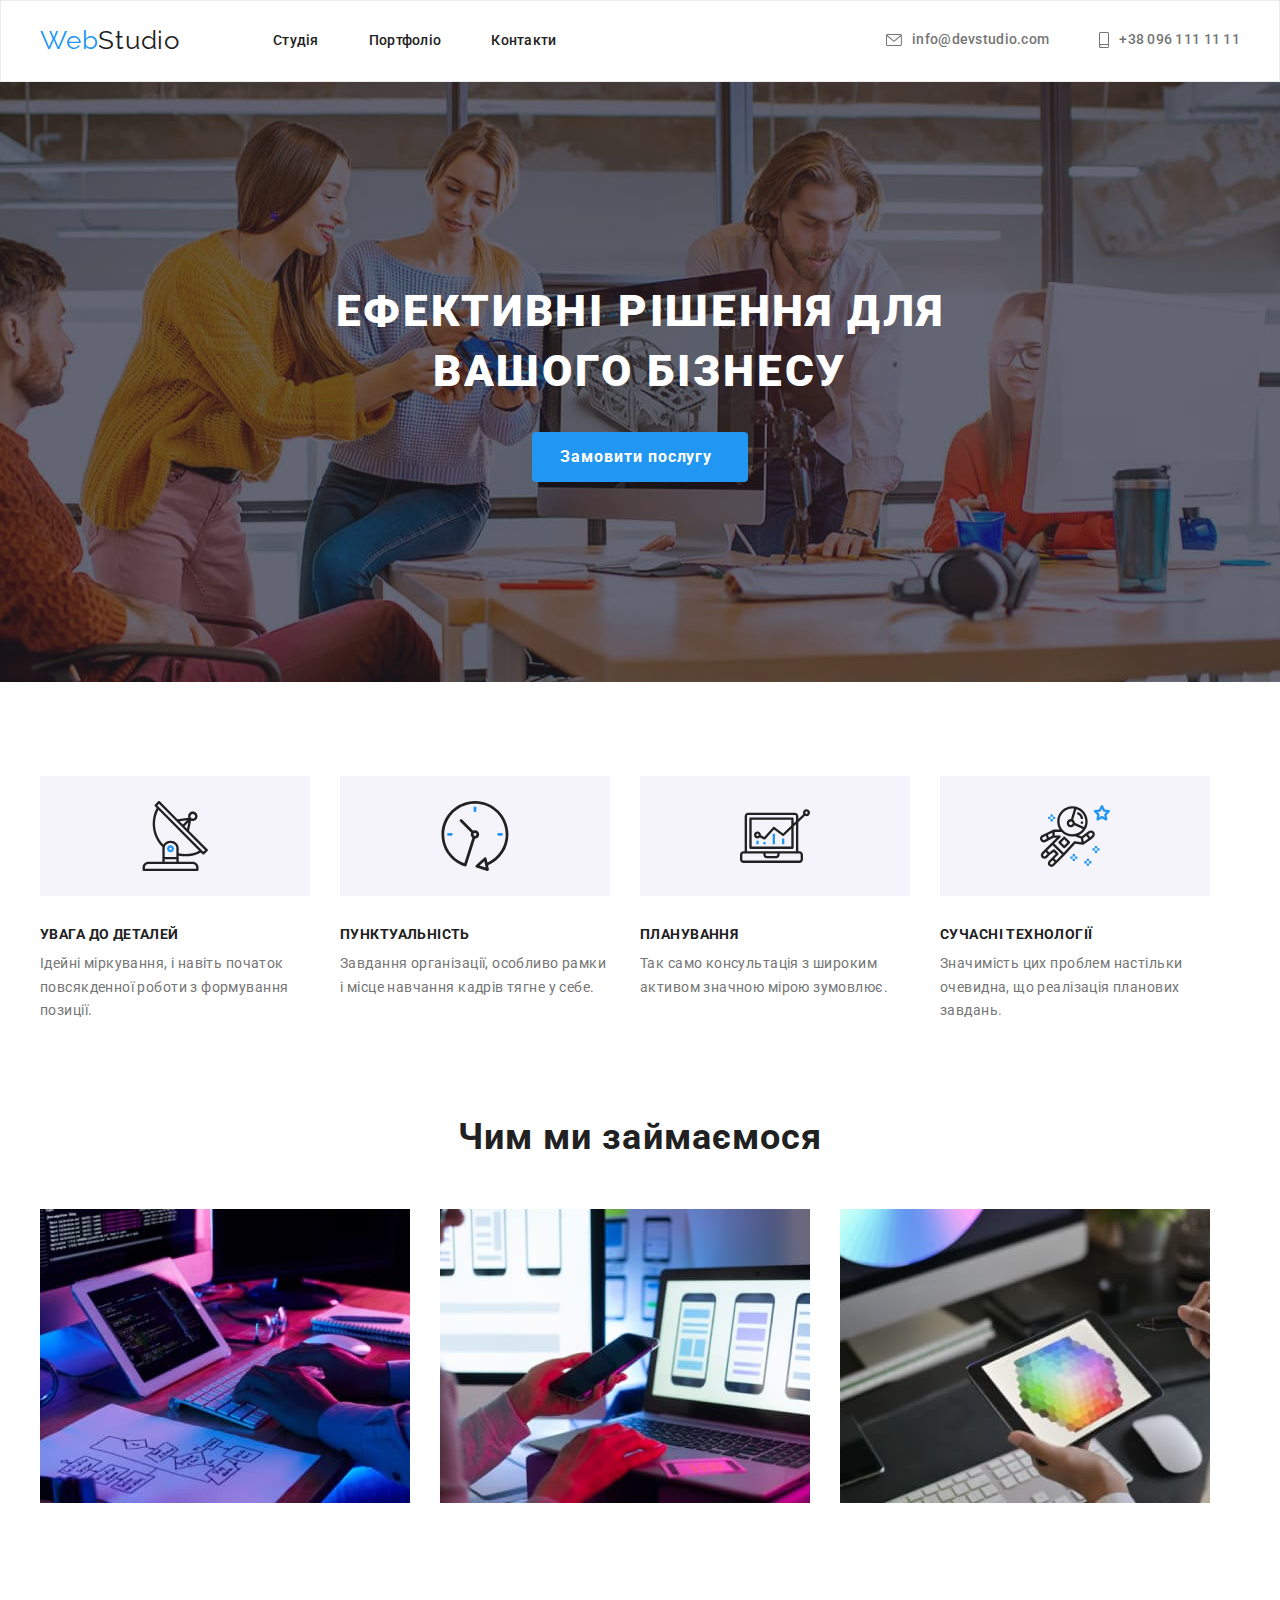
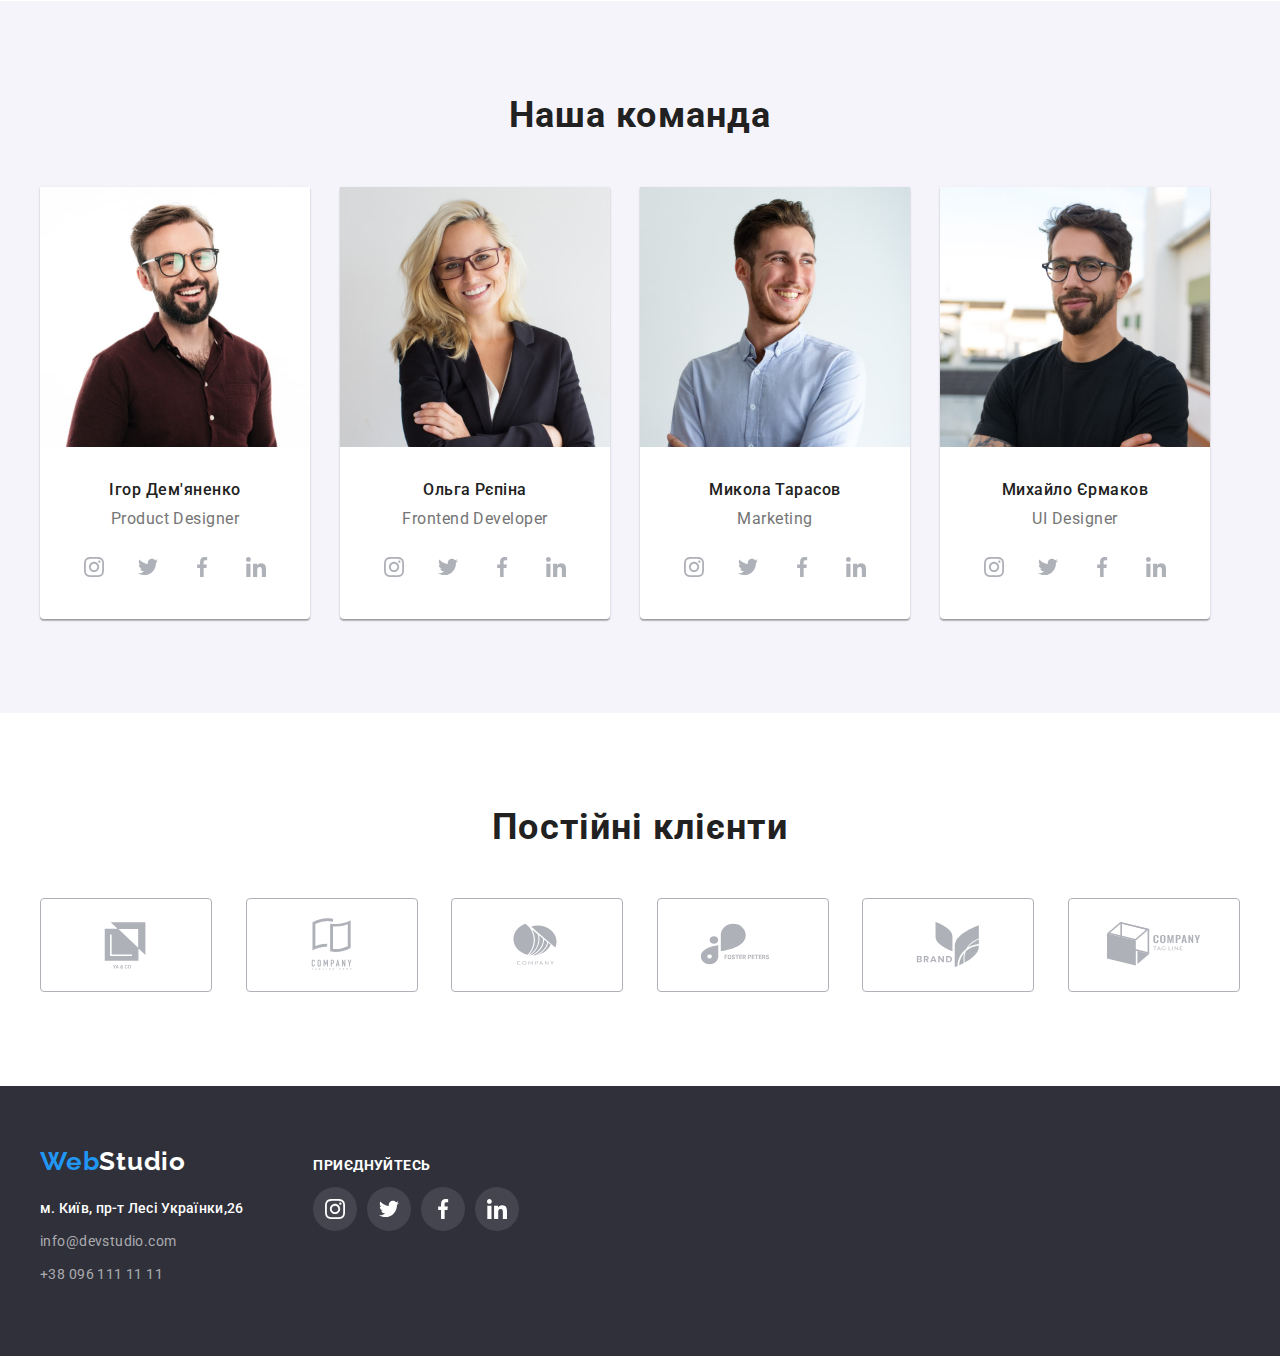
<file: index.html>
<!DOCTYPE html>
<html lang="uk">
<head>
    <meta charset="UTF-8">
    <meta http-equiv="X-UA-Compatible" content="IE=edge">
    <meta name="viewport" content="width=device-width, initial-scale=1.0">
    <title>Головна</title>
    <link rel="preconnect" href="https://fonts.googleapis.com">
    <link rel="preconnect" href="https://fonts.gstatic.com" crossorigin>
    <link href="https://fonts.googleapis.com/css2?family=Raleway:wght@700&family=Roboto:wght@400;500;700;900&display=swap" rel="stylesheet">
    <link rel="stylesheet" href="https://cdnjs.cloudflare.com/ajax/libs/modern-normalize/1.1.0/modern-normalize.min.css"
        integrity="sha512-wpPYUAdjBVSE4KJnH1VR1HeZfpl1ub8YT/NKx4PuQ5NmX2tKuGu6U/JRp5y+Y8XG2tV+wKQpNHVUX03MfMFn9Q=="
        crossorigin="anonymous" referrerpolicy="no-referrer" />
    <link rel="stylesheet" href="./css/styles.css">
    </head>
<body>
     <!-- Верхня лінія -->
    <header class="header">
        <div class="container header-container">
            <a href="./index.html" class="logo"><span class="accent">Web</span>Studio</a>
            <nav class="navigation">
                <ul class="header-nav">
                    <li>
                        <a class="header-nav-link" href="">Студія</a>
                    </li>
                    <li><a class="header-nav-link" class="header-nav-link" href="./portfolio.html">Портфоліо</a></li>
                    <li>
                        <a class="header-nav-link" href="">Контакти</a>
                    </li>
                </ul>
            </nav>
            <ul class="list header-contact-list">
                <li>
                    
                    <a class="header-contact-link" href="mailto:info@devstudio.com">
                        <svg class="contact-icon" width="16" height="12">
                            <use href="./images/symbol-defs.svg#icon-envelope"></use>
                        </svg>info@devstudio.com</a>
                    
                </li>
                <li>
                    <a class="header-contact-link" href="tel:+380961111111"><svg class="contact-icon" width="10" height="16">
                        <use href="./images/symbol-defs.svg#icon-smartphone"></use>
                    </svg>+38 096 111 11 11</a>
                    
                </li>
            </ul>
        </div>
    
    </header>

    <!-- Шапка-->
    <main>
    
            <section class="hero">
                <div class="container">
            <h1 class="hero-text">Ефективні рішення для вашого бізнесу</h1>
            <button class="hero-btn" type="button">Замовити послугу</button>
        </div>
            </section>
    <!--Особливості-->
    <section class="benefits">
        <!-- <h2>Наші переваги</h2> -->
       
    
        <div class="container">
        <ul class="benefits-list">
            <li>
                <div class="advantages-img-container">
                    <svg width="70" height="70">
                        <use href="./images/symbol-defs.svg#icon-antenna"></use>
                    </svg>
                </div>
                <h3 class="benefits-header">УВАГА ДО ДЕТАЛЕЙ</h3>
                <p class="benefits-text">Ідейні міркування, і навіть початок повсякденної роботи з формування позиції.</p>
            </li>
            <li>
                <div class="advantages-img-container">
                    <svg width="70" height="70">
                        <use href="./images/symbol-defs.svg#icon-clock"></use>
                    </svg>
                </div>
                <h3 class="benefits-header">ПУНКТУАЛЬНІСТЬ</h3>
                <p class="benefits-text">Завдання організації, особливо рамки і місце навчання кадрів тягне у себе.</p>
            </li>
            <li>
                <div class="advantages-img-container">
                    <svg width="70" height="70">
                        <use href="./images/symbol-defs.svg#icon-diagram"></use>
                    </svg>
                </div>
                <h3 class="benefits-header">ПЛАНУВАННЯ</h3>
                <p class="benefits-text">Так само консультація з широким активом значною мірою зумовлює.</p>
            </li>
            <li>
                <div class="advantages-img-container">
                    <svg width="70" height="70">
                        <use href="./images/symbol-defs.svg#icon-astronaut"></use>
                    </svg>
                </div>
                <h3 class="benefits-header">СУЧАСНІ ТЕХНОЛОГІЇ</h3>
                <p class="benefits-text">Значимість цих проблем настільки очевидна, що реалізація планових завдань.</p>
            </li>
        </ul>
        </div>
    </section>
       <!--Коробки-->
    
    <section class="section">
        <div class="container">
        <h2 class="section-header">Чим ми займаємося</h2>
        <ul class="list">
            <li>
                <img src="./images/box-first.jpg" alt="набір на клавіатурі" width="370" height="294">
            </li>
            <li>
                <img src="./images/box-second.jpg" alt="телефон та ноутбук" width="370" height="294">
            </li>
            <li>
                <img src="./images/box-third.jpg" alt="малюнок на планшеті" width="370" height="294">
            </li>
        </ul>
        </div>
    </section>
        <!--Команда-->
    
    <section class="team">
        <div class="container">
        <h2 class="section-header">Наша команда</h2>
        
        <ul class="list">
            <li class="parameters">
                <img src="./images/img.jpg" alt="фото Ігор Дем'яненко" width="270" height="260">
                <div class="name-profession">
                <h3 class="team-name">Ігор Дем'яненко</h3>
                <p class="team-position">Product Designer</p>
                    </div>
               <ul class="social-icon-list">
                <li>
                    <a class="social-icon-link" href="">
                        <svg class="team-social-icon"  width="20" height="20">
                            <use href="./images/symbol-defs.svg#icon-instagram"></use>
                        </svg>
                    </a>
                </li>
                <li>
                    <a class="social-icon-link" href="">
                    <svg class="team-social-icon" width="20" height="20" >
                        <use href="./images/symbol-defs.svg#icon-twitter"></use>
                    </svg>
                </a>
            </li>
                <li>
                    <a class="social-icon-link" href="">
                        <svg class="team-social-icon" width="20" height="20" >
                            <use href="./images/symbol-defs.svg#icon-facebook"></use>
                        </svg>
                    </a>
                </li>
                <li>
                    <a class="social-icon-link" href="">
                        <svg class="team-social-icon" width="20" height="20" >
                            <use href="./images/symbol-defs.svg#icon-linkedin"></use>
                        </svg>
                    </a>
                </li>
               </ul>
            </li>
            <li class="parameters">
                <img src="./images/img-second.jpg" alt="фото Ольга Рєпіна" width="270" height="260">
                <div class="name-profession">
                <h3 class="team-name">Ольга Рєпіна</h3>
                <p class="team-position">Frontend Developer</p>
                </div>
                <ul class="social-icon-list">
                    <li>
                        <a class="social-icon-link" href="">
                            <svg class="team-social-icon" width="20" height="20">
                                <use href="./images/symbol-defs.svg#icon-instagram"></use>
                            </svg>
                        </a>
                    </li>
                    <li>
                        <a class="social-icon-link" href="">
                            <svg class="team-social-icon" width="20" height="20">
                                <use href="./images/symbol-defs.svg#icon-twitter"></use>
                            </svg>
                        </a>
                    </li>
                    <li>
                        <a class="social-icon-link" href="">
                            <svg class="team-social-icon" width="20" height="20">
                                <use href="./images/symbol-defs.svg#icon-facebook"></use>
                            </svg>
                        </a>
                    </li>
                    <li>
                        <a class="social-icon-link" href="">
                            <svg class="team-social-icon" width="20" height="20">
                                <use href="./images/symbol-defs.svg#icon-linkedin"></use>
                            </svg>
                        </a>
                    </li>
                </ul>
            </li>
            <li class="parameters">
                <img src="./images/img-third.jpg" alt="фото Микола Тарасов" width="270" height="260">
                <div class="name-profession">
                <h3 class="team-name">Микола Тарасов</h3>
                <p class="team-position">Marketing</p>
                </div>
                <ul class="social-icon-list">
                    <li>
                        <a class="social-icon-link" href="">
                            <svg class="team-social-icon" width="20" height="20">
                                <use href="./images/symbol-defs.svg#icon-instagram"></use>
                            </svg>
                        </a>
                    </li>
                    <li>
                        <a class="social-icon-link" href="">
                            <svg class="team-social-icon" width="20" height="20">
                                <use href="./images/symbol-defs.svg#icon-twitter"></use>
                            </svg>
                        </a>
                    </li>
                    <li>
                        <a class="social-icon-link" href="">
                            <svg class="team-social-icon" width="20" height="20">
                                <use href="./images/symbol-defs.svg#icon-facebook"></use>
                            </svg>
                        </a>
                    </li>
                    <li>
                        <a class="social-icon-link" href="">
                            <svg class="team-social-icon" width="20" height="20">
                                <use href="./images/symbol-defs.svg#icon-linkedin"></use>
                            </svg>
                        </a>
                    </li>
                </ul>
            </li>
            <li class="parameters">
                <img src="./images/img-fourth.jpg" alt="фото Михайло Єрмаков" width="270" height="260">
                <div class="name-profession">
                <h3 class="team-name">Михайло Єрмаков</h3>
                <p class="team-position">UI Designer</p>
                </div>
                <ul class="social-icon-list">
                    <li>
                        <a class="social-icon-link" href="">
                            <svg class="team-social-icon" width="20" height="20">
                                <use href="./images/symbol-defs.svg#icon-instagram"></use>
                            </svg>
                        </a>
                    </li>
                    <li>
                        <a class="social-icon-link" href="">
                            <svg class="team-social-icon" width="20" height="20">
                                <use href="./images/symbol-defs.svg#icon-twitter"></use>
                            </svg>
                        </a>
                    </li>
                    <li>
                        <a class="social-icon-link" href="">
                            <svg class="team-social-icon" width="20" height="20">
                                <use href="./images/symbol-defs.svg#icon-facebook"></use>
                            </svg>
                        </a>
                    </li>
                    <li>
                        <a class="social-icon-link" href="">
                            <svg class="team-social-icon" width="20" height="20">
                                <use href="./images/symbol-defs.svg#icon-linkedin"></use>
                            </svg>
                        </a>
                    </li>
                </ul>
            </li>
        </ul>
        </div>
       </section>
        <section class="regular-customers container">
                <h2 class="section-header">Постійні клієнти</h2>
                
                    <ul class="customers-list">
                        <li>
                            <a class="list-regular" href="#">
                                <svg class="customer-icon" width="106" height="60">
                                    <use href="./images/symbol-defs.svg#icon-logo-six"></use>
                                </svg>
                            </a>
                        </li>
                        <li>
                            <a class="list-regular" href="#">
                                <svg class="customer-icon" width="106" height="60">
                                    <use href="./images/symbol-defs.svg#icon-logo-five"></use>
                                </svg>
                            </a>
                        </li>
                        <li>
                            <a class="list-regular" href="#">
                                <svg class="customer-icon" width="106" height="60">
                                    <use href="./images/symbol-defs.svg#icon-logo-four"></use>
                                </svg>
                            </a>
                        </li>
                        <li>
                            <a class="list-regular" href="#">
                                <svg class="customer-icon" width="106" height="60">
                                    <use href="./images/symbol-defs.svg#icon-logo-three"></use>
                                </svg>
                            </a>
                        </li>
                        <li>
                            <a class="list-regular" href="#">
                                <svg class="customer-icon" width="106" height="60">
                                    <use href="./images/symbol-defs.svg#icon-logo-one"></use>
                                </svg>
                            </a>
                        </li>
                        <li>
                            <a class="list-regular" href="#">
                                <svg class="customer-icon" width="106" height="60">
                                    <use href="./images/symbol-defs.svg#icon-logo"></use>
                                </svg>
                            </a>
                        </li>
                    </ul>
                
                
            
        </section>
     </main>
    <!-- Футер -->
    <footer class="footer">
        <div class="container footer-container">
            <div class="logo-address">
        <a class="footer-logo" href="./index.html"><span class="accent">Web</span>Studio</a>
        
            <address class="address">
                <ul >
                    <li class="address-footer">
                    <a class="header-nav-link" href="ссылка google map" target="_blank" rel="noopener noreferrer">м. Київ, пр-т Лесі Українки,26 </a>
                    </li>
                    <li class="address-footer">
                    <a class="header-contact-link" href="mailto:info@devstudio.com">info@devstudio.com</a>
                    </li>
                    <li class="address-footer">
                        <a class="header-contact-link" href="tel:380961111111">+38 096 111 11 11</a>
                    </li>
                </ul>
            </address>
            </div>
            <div>
                <h3 class="title-footer">приєднуйтесь</h3>
                <ul class="social-footer-list">
                    <li>
                        <a class="social-footer-link" href="">
                            <svg class="team-footer-icon" width="20" height="20">
                                <use href="./images/symbol-defs.svg#icon-instagram"></use>
                            </svg>
                        </a>
                    </li>
                    <li>
                        <a class="social-footer-link" href="">
                            <svg class="team-footer-icon" width="20" height="20">
                                <use href="./images/symbol-defs.svg#icon-twitter"></use>
                            </svg>
                        </a>
                    </li>
                    <li>
                        <a class="social-footer-link" href="">
                            <svg class="team-footer-icon" width="20" height="20">
                                <use href="./images/symbol-defs.svg#icon-facebook"></use>
                            </svg>
                        </a>
                    </li>
                    <li>
                        <a class="social-footer-link" href="">
                            <svg class="team-footer-icon" width="20" height="20">
                                <use href="./images/symbol-defs.svg#icon-linkedin"></use>
                            </svg>
                        </a>
                    </li>
                </ul>
                </li>
                </ul>
            </div>
            
        </div>
    </footer>
    </body>
    </html>
</file>
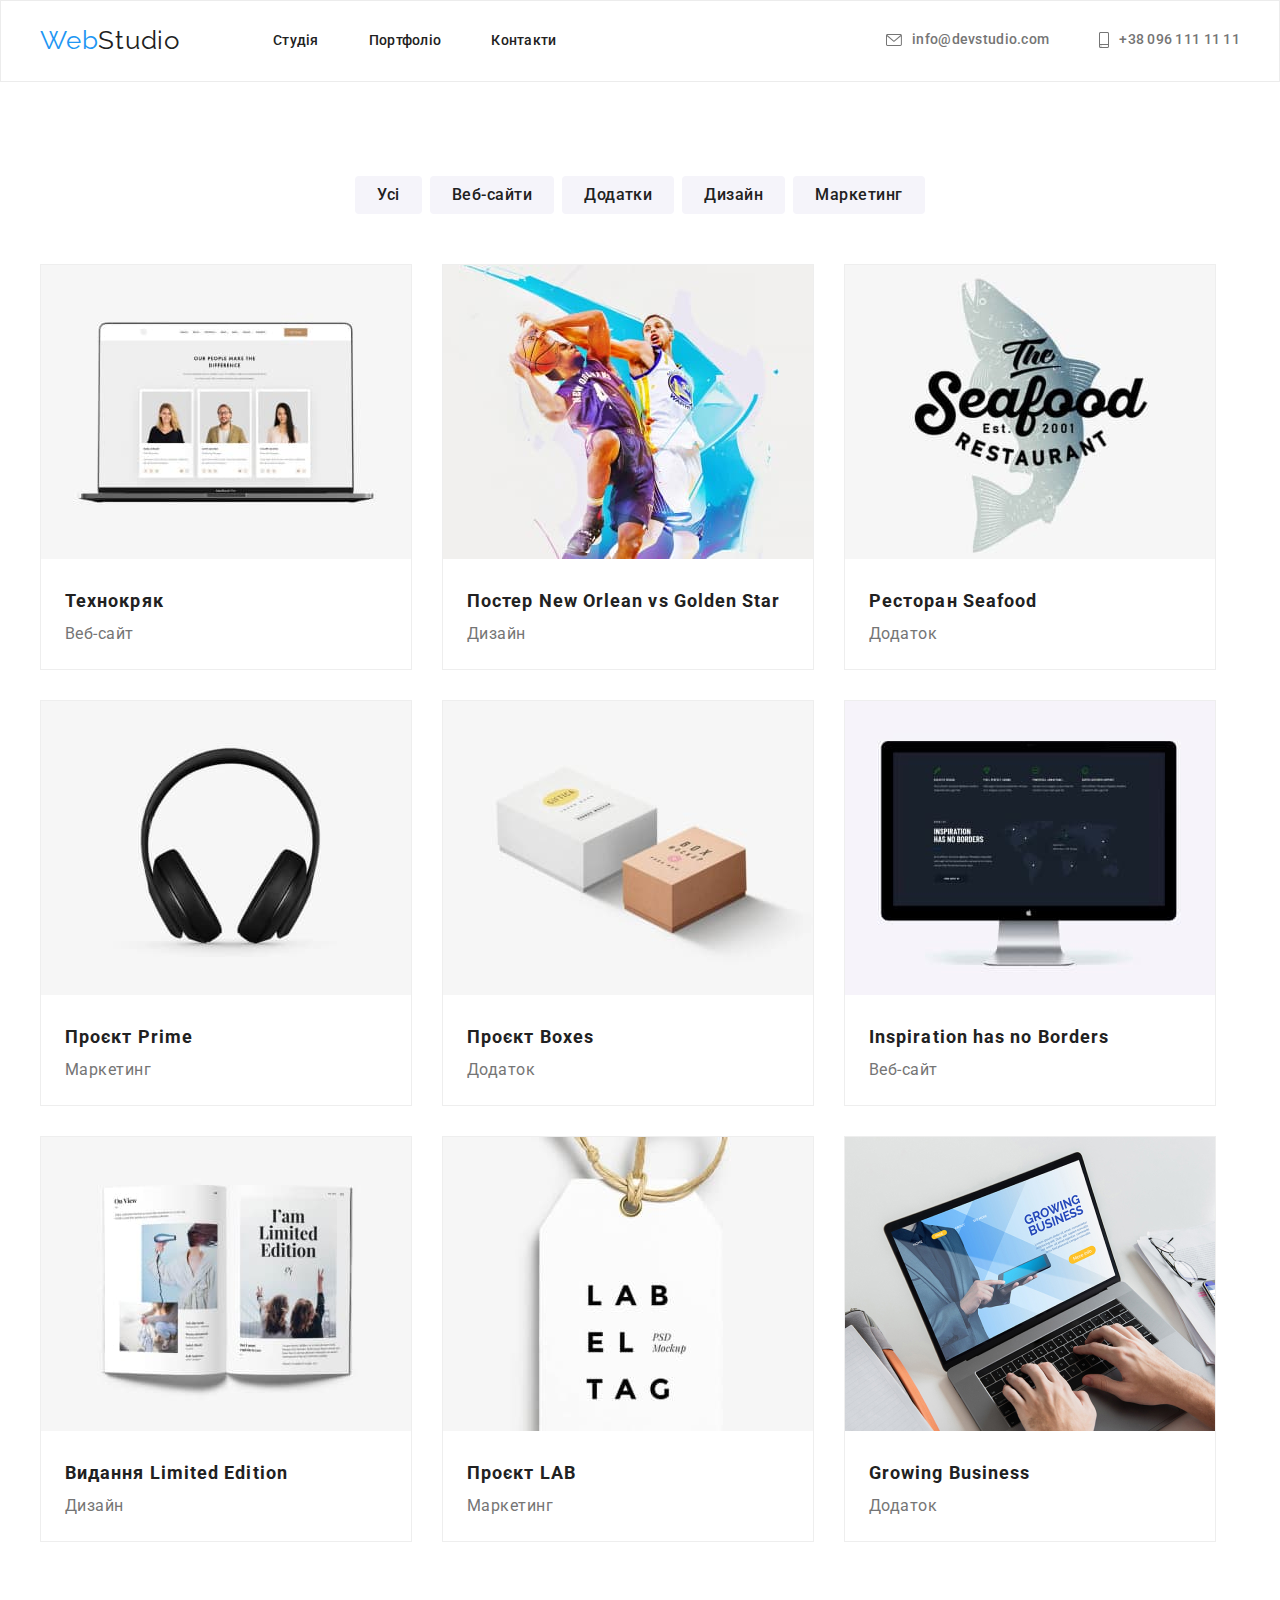
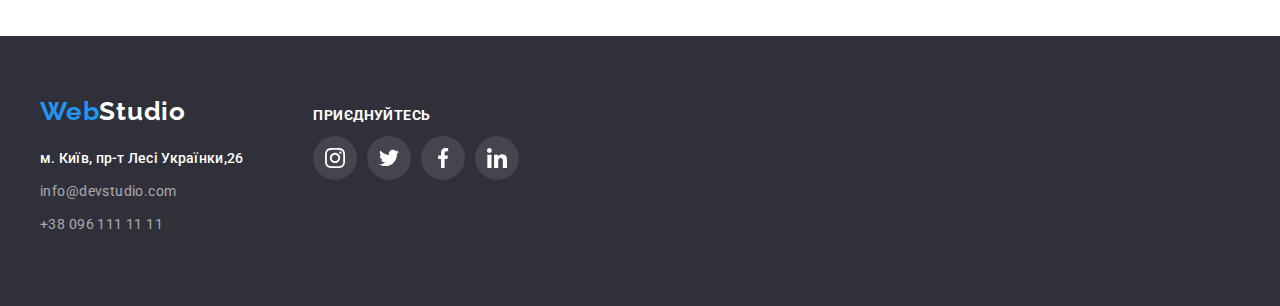
<file: portfolio.html>
<!DOCTYPE html>
<html lang="uk">
<head>
    <meta charset="UTF-8">
    <meta http-equiv="X-UA-Compatible" content="IE=edge">
    <meta name="viewport" content="width=device-width, initial-scale=1.0">
    <title>Портфоліо</title>
    <link rel="preconnect" href="https://fonts.googleapis.com">
    <link rel="preconnect" href="https://fonts.gstatic.com" crossorigin>
    <link href="https://fonts.googleapis.com/css2?family=Raleway:wght@700&family=Roboto:wght@400;500;700;900&display=swap"
    rel="stylesheet">
    <link rel="stylesheet" href="https://cdnjs.cloudflare.com/ajax/libs/modern-normalize/1.1.0/modern-normalize.min.css"
        integrity="sha512-wpPYUAdjBVSE4KJnH1VR1HeZfpl1ub8YT/NKx4PuQ5NmX2tKuGu6U/JRp5y+Y8XG2tV+wKQpNHVUX03MfMFn9Q=="
        crossorigin="anonymous" referrerpolicy="no-referrer" />
    <link rel="stylesheet" href="./css/styles.css">
</head>
<body>
    <!--Вкрхня лінія-->
    <header class="header">
        <div class="container header-container">
            <a href="./index.html" class="logo"><span class="accent">Web</span>Studio</a>
            <nav class="navigation">
                <ul class="header-nav">
                    <li>
                        <a class="header-nav-link" href="">Студія</a>
                    </li>
                    <li><a class="header-nav-link" class="header-nav-link" href="./portfolio.html">Портфоліо</a></li>
                    <li>
                        <a class="header-nav-link" href="">Контакти</a>
                    </li>
                </ul>
            </nav>
            <ul class="list header-contact-list">
                <li>
    
                    <a class="header-contact-link" href="mailto:info@devstudio.com">
                        <svg class="contact-icon" width="16" height="12">
                            <use href="./images/symbol-defs.svg#icon-envelope"></use>
                        </svg>info@devstudio.com</a>
    
                </li>
                <li>
                    <a class="header-contact-link" href="tel:+380961111111"><svg class="contact-icon" width="10"
                            height="16">
                            <use href="./images/symbol-defs.svg#icon-smartphone"></use>
                        </svg>+38 096 111 11 11</a>
    
                </li>
            </ul>
        </div>
    
    </header>
    <main>
        <!--Фільтри-->
        <section class="filters">
        <!-- <h1>Головна</h1> -->
        <div class="container">
          <ul class="list-portfolio">
                <li><button class="filters-btn" type="button">Усі</button></li>
                <li><button class="filters-btn"type="button">Веб-сайти</button></li>
                <li><button class="filters-btn"type="button">Додатки</button></li>
                <li><button class="filters-btn"type="button">Дизайн</button></li>
                <li><button class="filters-btn" type="button">Маркетинг</button></li>
                </ul>
        </div>
        <div class="container">
            <ul class="list">
    <li class="varieties">
        <a href="" class="portfolio-link">
        <img src="images/tehno.jpg" alt="ноутбук" width="370" height="294">
        <div class="name-description">
        <h2 class="options-name">Технокряк</h2>
        <p class="options-addition">Веб-сайт</p>
        </div>
        </a>
    </li>
    <li class="varieties">
        <a href="" class="portfolio-link">
        <img src="./images/poster.jpg" alt="Баскетболісти" width="370" height="294">
        <div class="name-description">
        <h2 class="options-name">Постер New Orlean vs Golden Star</h2>
        <p class="options-addition">Дизайн</p>
        </div>
        </a>
    </li>
    <li class="varieties">
        <a href="" class="portfolio-link">
        <img src="./images/restoran.jpg" alt="морська їжа" width="370" height="294">
        <div class="name-description">
        <h2 class="options-name">Ресторан Seafood</h2>
        <p class="options-addition">Додаток</p>
        </div>
        </a>
    </li>
    <li class="varieties">
        <a href="" class="portfolio-link">
        <img src="./images/proekt.jpg" alt="навушники" width="370" height="294">
        <div class="name-description">
        <h2 class="options-name">Проєкт Prime</h2>
        <p class="options-addition">Маркетинг</p>
        </div>
        </a>
    </li class="varieties">
    <li class="varieties">
        <a href="" class="portfolio-link">
        <img src="./images/proektboxes.jpg" alt="Дві коробки" width="370" height="294">
        <div class="name-description">
        <h2 class="options-name">Проєкт Boxes</h2>
        <p class="options-addition">Додаток</p>
        </div>
        </a>
    </li>
    <li class="varieties">
        <a href="" class="portfolio-link">
        <img src="./images/inspiration.jpg" alt="монітор" width="370" height="294">
        <div class="name-description">
        <h2 class="options-name">Inspiration has no Borders</h2>
        <p class="options-addition">Веб-сайт</p>
        </div>
        </a>
    </li>
    <li class="varieties">
        <a href="" class="portfolio-link">
        <img src="./images/limited_edition.jpg" alt="журнал" width="370" height="294">
        <div class="name-description">
        <h2 class="options-name">Видання Limited Edition</h2>
        <p class="options-addition">Дизайн</p>
        </div>
        </a>
    </li>
    <li class="varieties">
        <a href="" class="portfolio-link">
        <img src="./images/lab.jpg" alt="лейба" width="370" height="294">
        <div class="name-description">
        <h2 class="options-name">Проєкт LAB</h2>
        <p class="options-addition">Маркетинг</p>
        </div>
        </a>
    </li>
    <li class="varieties">
        <a href="" class="portfolio-link">
        <img src="./images/growing.jpg" alt="ноутбук руки" width="370" height="294">
        <div class="name-description">
        <h2 class="options-name">Growing Business</h2>
        <p class="options-addition">Додаток</p>
        </div>
        </a>
    </li>
</ul>
</div>
</section>
    </main>
    <!-- Футер -->
<footer class="footer">
    <div class="container footer-container">
        <div class="logo-address">
            <a class="footer-logo" href="./index.html"><span class="accent">Web</span>Studio</a>
    
            <address class="address">
                <ul>
                    <li class="address-footer">
                        <a class="header-nav-link" href="ссылка google map" target="_blank" rel="noopener noreferrer">м.
                            Київ, пр-т Лесі Українки,26 </a>
                    </li>
                    <li class="address-footer">
                        <a class="header-contact-link" href="mailto:info@devstudio.com">info@devstudio.com</a>
                    </li>
                    <li class="address-footer">
                        <a class="header-contact-link" href="tel:380961111111">+38 096 111 11 11</a>
                    </li>
                </ul>
            </address>
        </div>
        <div>
            <h3 class="title-footer">приєднуйтесь</h3>
            <ul class="social-footer-list">
                <li>
                    <a class="social-footer-link" href="">
                        <svg class="team-footer-icon" width="20" height="20">
                            <use href="./images/symbol-defs.svg#icon-instagram"></use>
                        </svg>
                    </a>
                </li>
                <li>
                    <a class="social-footer-link" href="">
                        <svg class="team-footer-icon" width="20" height="20">
                            <use href="./images/symbol-defs.svg#icon-twitter"></use>
                        </svg>
                    </a>
                </li>
                <li>
                    <a class="social-footer-link" href="">
                        <svg class="team-footer-icon" width="20" height="20">
                            <use href="./images/symbol-defs.svg#icon-facebook"></use>
                        </svg>
                    </a>
                </li>
                <li>
                    <a class="social-footer-link" href="">
                        <svg class="team-footer-icon" width="20" height="20">
                            <use href="./images/symbol-defs.svg#icon-linkedin"></use>
                        </svg>
                    </a>
                </li>
            </ul>
            </li>
            </ul>
        </div>
    
    </div>

    </div>
</footer>
    
</body>
</html>
</file>
<file: css/styles.css>
:root {
    --color-accent:#2196F3;
    --color-white: #FFFFFF;
    --color-main-dark: #212121;
    --color-dark-black:#2F303A;
    --color-accent-black: #000000;
    --color-light-gray: #F5F4FA;
    --color-feature:#757575;
}

*, ::after, ::before {
    margin: 0;
    padding: 0;
    /* box-sizing: border-box; */
}

/* h1,
h2,
h3,
h4,
h5,
h6,
p {
    margin: 0;
} */

ul {
list-style: none;
}



body {
    font-family: 'Roboto', sans-serif;
    color: var(--color-main-dark);
    }  

button {
    cursor: pointer;
            font-size: 16px;
            line-height: 1.62;
            text-align: center;
            letter-spacing: 0.03em;
}


 .accent{
    color: var(--color-accent);
 }

.header {
    border: 1px solid #ECECEC;
}

.header-container {
    display: flex;
    align-items: center;
    
}

 .header a, 
  footer a {
    text-decoration: none;
    color: inherit;

 }

 .header a {
    padding-top: 24px;
    padding-bottom: 25px;
    display: block;
    
 }

.header-nav-link{
       
        font-weight: 500;
        font-size: 14px;
        line-height: 1.71;
        letter-spacing: 0.02em;
        text-decoration: none;
       
}

.list {

display: flex;
flex-wrap: wrap;
gap: 30px;

}

.header-contact-list {
    
column-gap: 50px;
margin-left: auto;


}

.container {
    width: 1200px;
    padding-left: 15px;
    padding-right: 15px;
    /* outline: 2px solid red; */
    margin: 0 auto;
    
}

.logo {
font-family: Raleway;
font-size: 26px;
    line-height: 1.19;
    letter-spacing: 0.03em;
    margin-right: 93px;

}



.header-nav{
list-style: none;
display: flex;
column-gap: 50px;

}

.header .header-contact-link {
    
       align-items: center;
        display: flex;
        font-weight: 500;
        font-size: 14px;
        line-height: 1.14;
        letter-spacing: 0.02em;
        color: var(--color-feature);
        
        

}
.header-nav-link:hover,
.header-nav-link:focus,
.header-contact-link:hover,
.header-contact-link:focus{
        
    color: var(--color-accent);
   
}

.header-contact-link {
    
        font-size: 14px;
        line-height: 1.71;
        letter-spacing: 0.03em;
     color: rgba(255, 255, 255, 0.6);
    
     
}

.hero {
   max-width: 1600px;
   margin: 0 auto;
    
    background-repeat: no-repeat;
    background-position: center;
    background-image: linear-gradient(to bottom,rgba(47, 48, 58, 0.4),
    rgba(47, 48, 58, 0.4)),url(../images/img-overlay.jpg);
    
    background-color: var(--color-dark-black);
    padding-top: 200px;
    padding-bottom: 200px;
}

.hero-text {
    max-width: 696px;
    margin: 0 auto;
    margin-bottom: 30px;
    font-weight: 900;
    font-size: 44px;
    line-height: 1.36;
    text-align: center;
    letter-spacing: 0.06em;
    text-transform: uppercase;
    color: #FFFFFF;

}

.hero-btn{
    min-width: 216px; ;
    height: 50px; ;
    display: flex;
    align-items: center;
    margin: 0 auto;
    font-family: 'Roboto';
    font-style: normal;
    font-weight: 700;
    padding: 10px 28px;
    border: none;
    border-radius: 4px;
    font-size: 16px;
    line-height: 1.875;
    letter-spacing: 0.06em;
    color: var(--color-white);
    background-color: var(--color-accent);
}

.benefits{
    padding: 94px 0;
}

.advantages-img-container {
    display: flex; 
    align-items: center;
    justify-content: center;
    margin-bottom: 30px;
    width: 270px;
     height: 120px;
    background-color: var(--color-light-gray) ;

}

.benefits-list {
    display: flex;
    column-gap: 30px;
   
   
}

.benefits-header {
margin-bottom: 10px;
    font-size: 14px;
    line-height: 1.1428;
    letter-spacing: 0.03em;
    text-transform: uppercase;
    color: var(--color-main-dark);
}


.benefits-text {
    max-width: 270px;
    max-height: 98px;
    font-size: 14px;
    line-height: 1.71;
    letter-spacing: 0.03em;
    color: var(--color-feature)
   }

   .section {
    padding-bottom: 94px;
   }

.section-header {
   margin-bottom: 50px;
       font-size: 36px;
        line-height: 1.16;
        text-align: center;
        letter-spacing: 0.03em;
        
}

.team {
    padding-top: 94px;
    padding-bottom: 94px;
    background-color: var(--color-light-gray) ;
}

.name-profession {
padding-top: 30px;
padding-bottom: 16px;
}

.parameters {
    padding-bottom: 30px;
   background-color: var(--color-white);
box-shadow: 0px 1px 3px rgba(0, 0, 0, 0.12), 0px 1px 1px rgba(0, 0, 0, 0.14), 0px 2px 1px rgba(0, 0, 0, 0.2);
    border-radius: 0px 0px 4px 4px;
}



.team-name {
   margin-bottom: 10px;
    font-weight: 500;
        font-size: 16px;
        line-height: 1.18;
        letter-spacing: 0.03em;
        text-align: center;
    
}
.team-position {
       
        font-size: 16px;
        line-height: 1.18;
        letter-spacing: 0.03em;
        text-align: center;
        color: var(--color-feature);
}



.social-icon-list {
    display: flex;
    justify-content: center;
    column-gap: 10px;
    

}


.social-icon-link {
    display: block;
    display: flex;
    align-items: center;
    justify-content: center;
    background-color: transparent;
    width: 44px;
    height: 44px;
    border-radius: 50%;
    cursor: pointer;
    
}

.social-icon-link:hover,
 .social-icon-link:focus {
    background-color: var(--color-accent);
    
}

.social-icon-link:hover .team-social-icon,
.social-icon-link:focus .team-social-icon
 {
    fill: var(--color-white);
}

.team-social-icon {
fill: #AFB1B8;
}



.footer {
    padding-top: 60px;
    padding-bottom: 60px;
    background-color: var(--color-dark-black);
    color: rgba(255, 255, 255, 0.6);
    
}

.footer-container {
    display: flex;
    align-items: baseline;
}

.logo-address {
    margin-right: 70px;
}


.footer-logo {
    display: block;
    font-family: 'Raleway';
        font-style: normal;
        padding-bottom: 20px;
       font-weight: 700;
        font-size: 26px;
        line-height: 1.19;
        letter-spacing: 0.03em;
        color: var(--color-white);
   
}
.address {
    font-weight: 400;
        font-style: normal;
        font-size: 14px;
        line-height: 1.71;
        letter-spacing: 0.03em;
        color: var(--color-white);
}

.address-footer {
    margin-bottom: 9px;
}

.title-footer {
    font-family: 'Roboto';
        font-style: normal;
        font-weight: 700;
        font-size: 14px;
            line-height: 1.14px;
            letter-spacing: 0.03em;
            text-transform: uppercase;
        color: var(--color-white);

}

.footer-list > li:not(:last-child) {
margin-bottom: 9px;
}

.filters {
padding: 94px 0;

}




.list-portfolio {
    margin-bottom: 50px;
    column-gap: 8px;
    display: block;
    display: flex;
    justify-content: center;
    align-items: center;
         
}



.varieties:hover,
.varieties:focus {
    box-shadow: 0px 1px 1px rgba(0, 0, 0, 0.12),
     0px 4px 4px rgba(0, 0, 0, 0.06), 
     1px 4px 6px rgba(0, 0, 0, 0.16);
}

.portfolio-link {
    text-decoration: none;
}

.filters-btn {
    font-family: 'Roboto';
        font-style: normal;
        padding: 6px 22px;
        font-weight: 500;
        font-size: 16px;
        line-height: 1.62;
        letter-spacing: 0.03em;
        text-align: center;
    color: var(--color-main-dark);
    font-family: inherit;
    border: none;
    border-radius: 4px;
        height: 38px;
        left: 957px;
        top: 174px;
       
    background-color: var(--color-light-gray);
    
     }

         .filters-btn:hover,
         .filters-btn:focus {
             background-color: var(--color-accent);
             color: var(--color-white);
             box-shadow: 0px 3px 1px rgba(0, 0, 0, 0.1),
                 0px 1px 2px rgba(0, 0, 0, 0.08),
                 0px 2px 2px rgba(0, 0, 0, 0.12);
    
         }
        
  
  .varieties {
        display: block;
        width: 370px;
        background-color: var(--color-white);
        border: 1px solid #EEEEEE;
        
  }
  
  .name-description {
    padding: 20px 24px 20px 24px;
   
  }

.options-name {
    
    font-weight: 700;
        font-size: 18px;
        line-height: 2;
        letter-spacing: 0.06em;
        color: var(--color-main-dark);
}

.options-addition {
    font-size: 16px;
    line-height: 1.88;
    letter-spacing: 0.03em;
    color: var(--color-feature);
    
}
   
.contact-icon {
    margin-right: 10px;
   align-items: center;
fill: currentcolor;

   }

.regular-customers {
    padding: 94px 0;
    
}


.customers-list {
    display: flex;
    column-gap: 30px;
    align-items: center;
        justify-content: space-between;
    }

.list-regular {
    border: 1px solid #AFB1B8;
    border-radius: 4px;
   
    
   
}

.list-regular > a {
    display: block;

}


.list-regular {
    display: flex;
    align-items: center;
        justify-content: center;
        width: 170px;
        height: 92px;
        cursor: pointer;
        border: 1px solid #AFB1B8;
        border-radius: 4px;
       
}

.list-regular:hover, 
.list-regular:focus {
border-color: var(--color-accent);
}

.list-regular:hover .customer-icon,
.list-regular:focus .customer-icon {
fill: var(--color-accent);
}

.customer-icon {
    fill: #AFB1B8;
}

   .social-footer-list {
       display: flex;
       justify-content: center;
       column-gap: 10px;
       margin-top: 20px;

   }


   .social-footer-link {
       display: block;
       display: flex;
       align-items: center;
       justify-content: center;
       background-color: rgba(255, 255, 255, 0.1);
       width: 44px;
       height: 44px;
       border-radius: 50%;
       cursor: pointer;
   }

   .social-footer-link:hover,
   .social-footer-link:focus {
       background-color: var(--color-accent);

   }

   .social-footer-link:hover .team-footer-icon,
   .social-footer-link:focus .team-footer-icon {
       fill: var(--color-white);
   }

   .team-footer-icon {
       fill: #FFFFFF;
   }
</file>
